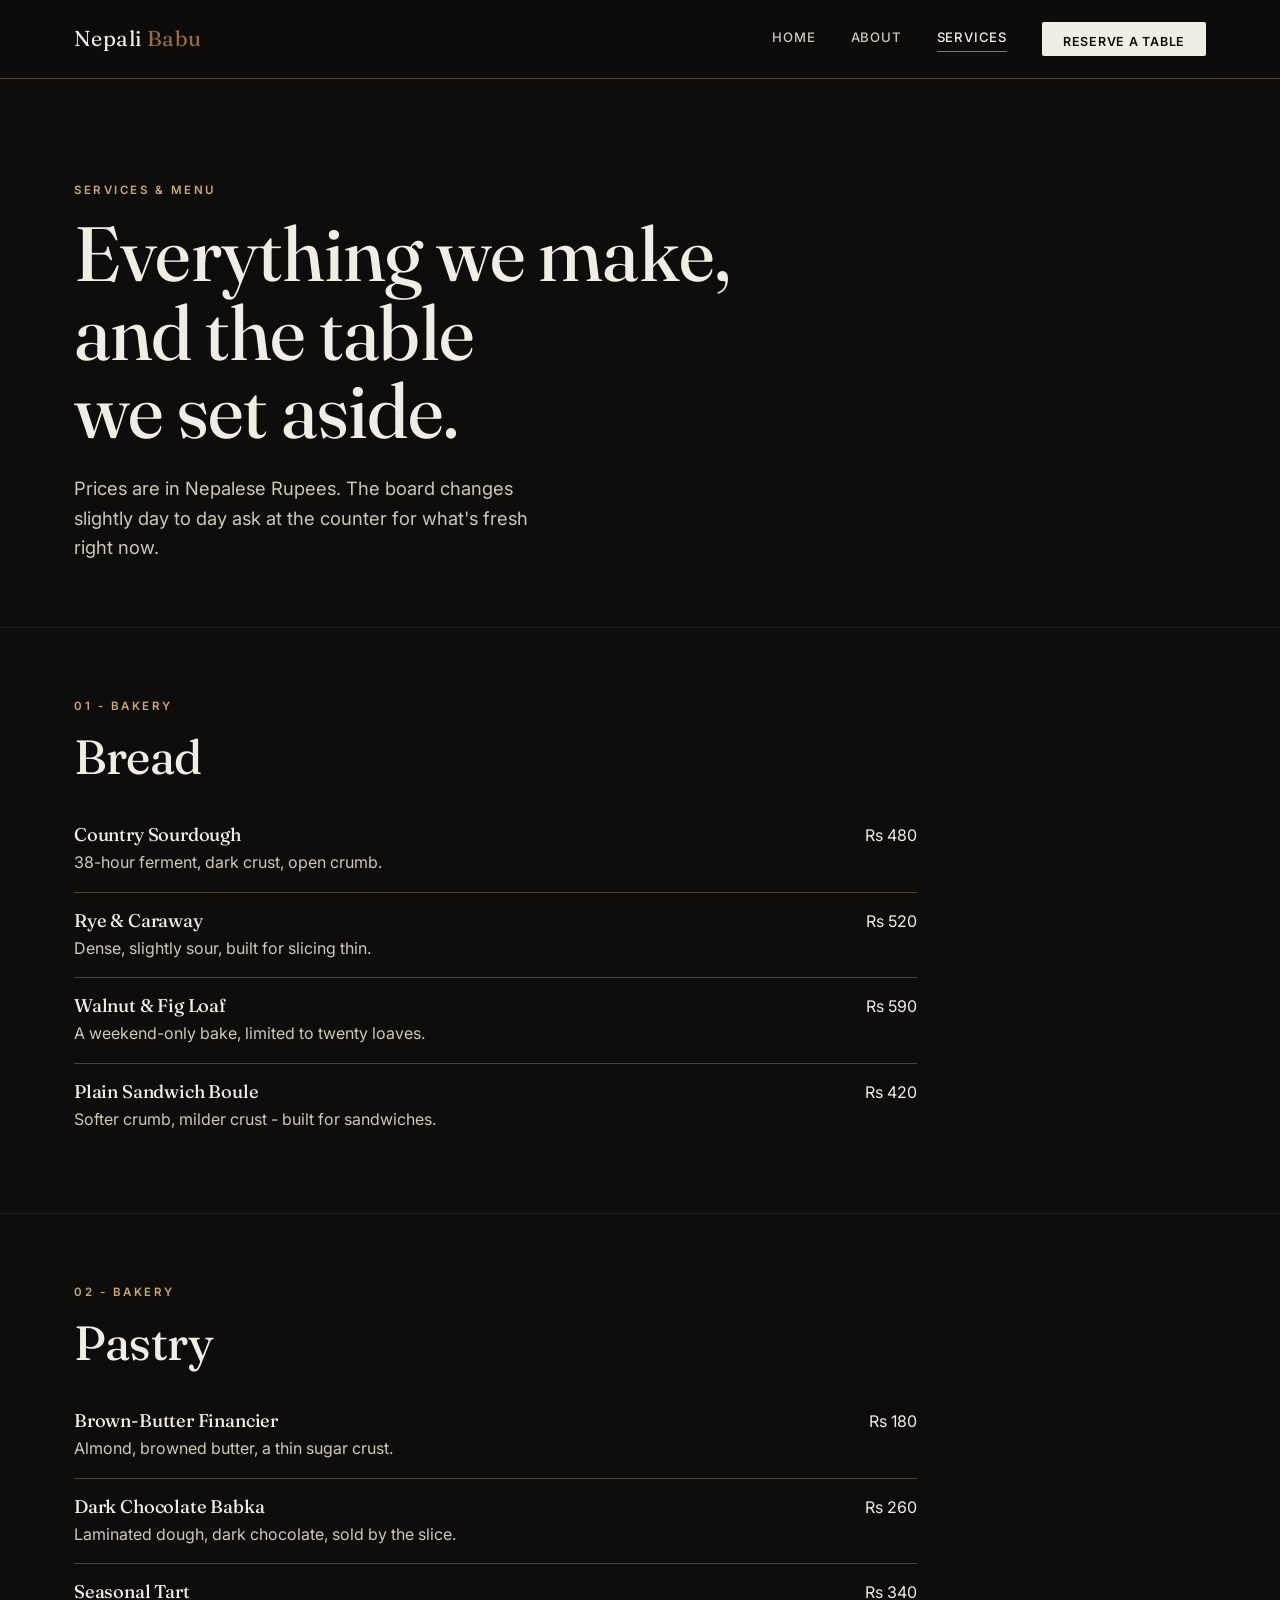
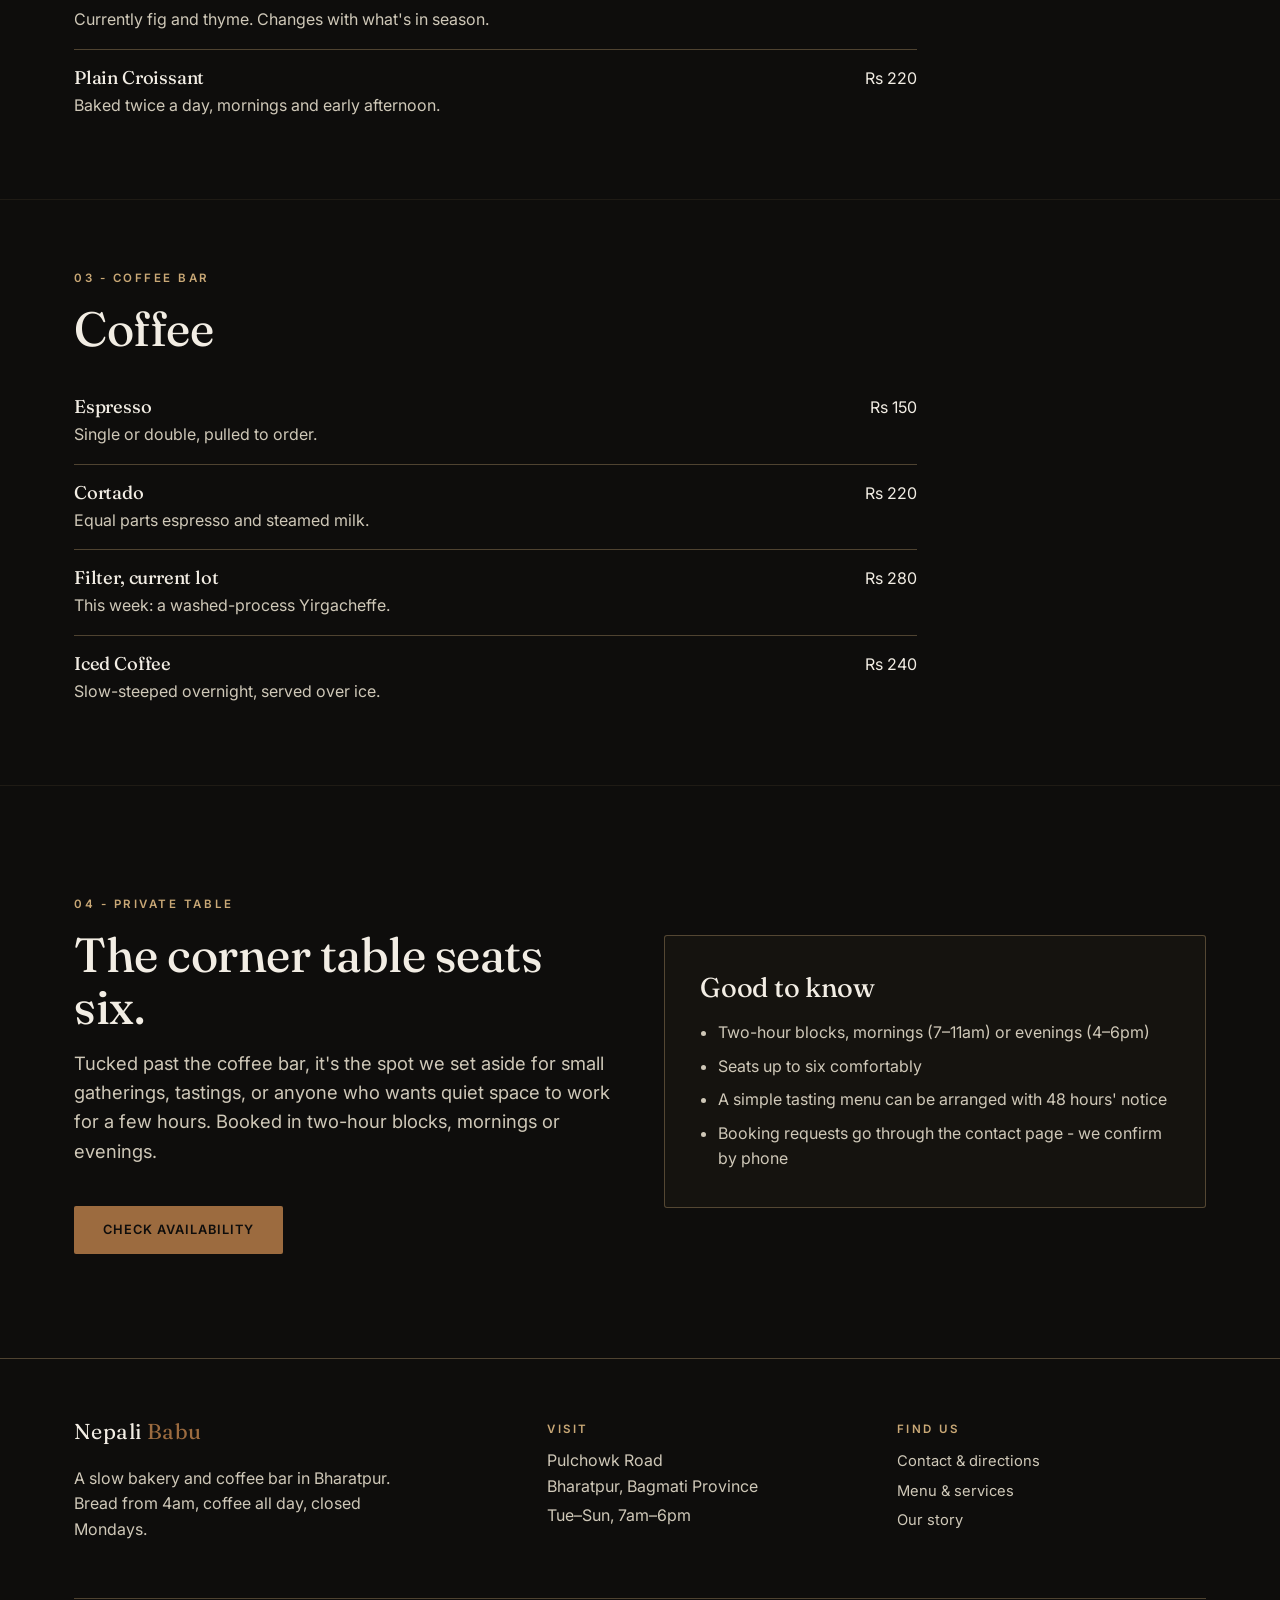
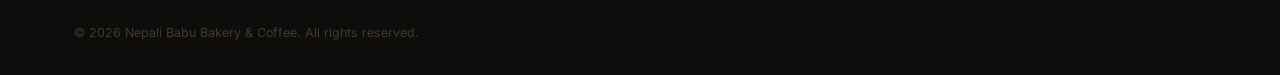
<file: services.html>
<!DOCTYPE html>
<html lang="en">
<head>
  <meta charset="UTF-8">
  <meta name="viewport" content="width=device-width, initial-scale=1.0">
  <title>Services &amp; Menu - Nepali Babu</title>
  <meta name="description" content="Bread, pastry, coffee, and private table booking at Nepali Babu, Bharatpur.">

  <link href="https://cdn.jsdelivr.net/npm/bootstrap@5.3.3/dist/css/bootstrap.min.css" rel="stylesheet">
  <link href="css/style.css" rel="stylesheet">
  <link rel="icon" href="data:image/svg+xml,<svg xmlns=%22http://www.w3.org/2000/svg%22 viewBox=%220 0 100 100%22><text y=%22.9em%22 font-size=%2290%22>🥖</text></svg>">
</head>
<body>

  <!-- NAV -->
  <nav class="mn-nav">
    <div class="wrap">
      <a href="index.html" class="mn-brand">Nepali <span>Babu</span></a>
      <button class="navbar-toggler-custom" aria-label="Toggle navigation" aria-expanded="false">Menu</button>
      <div class="mn-links">
        <a href="index.html">Home</a>
        <a href="about.html">About</a>
        <a href="services.html">Services</a>
        <a href="contact.html" class="mn-cta">Reserve a Table</a>
      </div>
    </div>
  </nav>

  <!-- PAGE HEADER -->
  <header style="padding-top: 11rem; padding-bottom: 3rem;">
    <div class="wrap">
      <span class="eyebrow">Services &amp; Menu</span>
      <h1>Everything we make,<br>and the table<br>we set aside.</h1>
      <p class="lede mt-4">Prices are in Nepalese Rupees. The board changes slightly day to day ask at the counter for what's fresh right now.</p>
    </div>
  </header>

  <hr class="hairline">

  <!-- BREAD -->
  <section class="tight">
    <div class="wrap">
      <div class="row mb-4">
        <div class="col-lg-7">
          <span class="eyebrow">01 - Bakery</span>
          <h2>Bread</h2>
        </div>
      </div>
      <div class="row">
        <div class="col-lg-9">
          <div class="d-flex justify-content-between align-items-baseline py-3" style="border-bottom: 1px solid var(--rule);">
            <div><h3 class="mb-1" style="font-size:1.15rem;">Country Sourdough</h3><p class="mb-0">38-hour ferment, dark crust, open crumb.</p></div>
            <div class="ps-4 text-end" style="white-space:nowrap;">Rs 480</div>
          </div>
          <div class="d-flex justify-content-between align-items-baseline py-3" style="border-bottom: 1px solid var(--rule);">
            <div><h3 class="mb-1" style="font-size:1.15rem;">Rye &amp; Caraway</h3><p class="mb-0">Dense, slightly sour, built for slicing thin.</p></div>
            <div class="ps-4 text-end" style="white-space:nowrap;">Rs 520</div>
          </div>
          <div class="d-flex justify-content-between align-items-baseline py-3" style="border-bottom: 1px solid var(--rule);">
            <div><h3 class="mb-1" style="font-size:1.15rem;">Walnut &amp; Fig Loaf</h3><p class="mb-0">A weekend-only bake, limited to twenty loaves.</p></div>
            <div class="ps-4 text-end" style="white-space:nowrap;">Rs 590</div>
          </div>
          <div class="d-flex justify-content-between align-items-baseline py-3">
            <div><h3 class="mb-1" style="font-size:1.15rem;">Plain Sandwich Boule</h3><p class="mb-0">Softer crumb, milder crust - built for sandwiches.</p></div>
            <div class="ps-4 text-end" style="white-space:nowrap;">Rs 420</div>
          </div>
        </div>
      </div>
    </div>
  </section>

  <hr class="hairline">

  <!-- PASTRY -->
  <section class="tight">
    <div class="wrap">
      <div class="row mb-4">
        <div class="col-lg-7">
          <span class="eyebrow">02 - Bakery</span>
          <h2>Pastry</h2>
        </div>
      </div>
      <div class="row">
        <div class="col-lg-9">
          <div class="d-flex justify-content-between align-items-baseline py-3" style="border-bottom: 1px solid var(--rule);">
            <div><h3 class="mb-1" style="font-size:1.15rem;">Brown-Butter Financier</h3><p class="mb-0">Almond, browned butter, a thin sugar crust.</p></div>
            <div class="ps-4 text-end" style="white-space:nowrap;">Rs 180</div>
          </div>
          <div class="d-flex justify-content-between align-items-baseline py-3" style="border-bottom: 1px solid var(--rule);">
            <div><h3 class="mb-1" style="font-size:1.15rem;">Dark Chocolate Babka</h3><p class="mb-0">Laminated dough, dark chocolate, sold by the slice.</p></div>
            <div class="ps-4 text-end" style="white-space:nowrap;">Rs 260</div>
          </div>
          <div class="d-flex justify-content-between align-items-baseline py-3" style="border-bottom: 1px solid var(--rule);">
            <div><h3 class="mb-1" style="font-size:1.15rem;">Seasonal Tart</h3><p class="mb-0">Currently fig and thyme. Changes with what's in season.</p></div>
            <div class="ps-4 text-end" style="white-space:nowrap;">Rs 340</div>
          </div>
          <div class="d-flex justify-content-between align-items-baseline py-3">
            <div><h3 class="mb-1" style="font-size:1.15rem;">Plain Croissant</h3><p class="mb-0">Baked twice a day, mornings and early afternoon.</p></div>
            <div class="ps-4 text-end" style="white-space:nowrap;">Rs 220</div>
          </div>
        </div>
      </div>
    </div>
  </section>

  <hr class="hairline">

  <!-- COFFEE -->
  <section class="tight">
    <div class="wrap">
      <div class="row mb-4">
        <div class="col-lg-7">
          <span class="eyebrow">03 - Coffee Bar</span>
          <h2>Coffee</h2>
        </div>
      </div>
      <div class="row">
        <div class="col-lg-9">
          <div class="d-flex justify-content-between align-items-baseline py-3" style="border-bottom: 1px solid var(--rule);">
            <div><h3 class="mb-1" style="font-size:1.15rem;">Espresso</h3><p class="mb-0">Single or double, pulled to order.</p></div>
            <div class="ps-4 text-end" style="white-space:nowrap;">Rs 150</div>
          </div>
          <div class="d-flex justify-content-between align-items-baseline py-3" style="border-bottom: 1px solid var(--rule);">
            <div><h3 class="mb-1" style="font-size:1.15rem;">Cortado</h3><p class="mb-0">Equal parts espresso and steamed milk.</p></div>
            <div class="ps-4 text-end" style="white-space:nowrap;">Rs 220</div>
          </div>
          <div class="d-flex justify-content-between align-items-baseline py-3" style="border-bottom: 1px solid var(--rule);">
            <div><h3 class="mb-1" style="font-size:1.15rem;">Filter, current lot</h3><p class="mb-0">This week: a washed-process Yirgacheffe.</p></div>
            <div class="ps-4 text-end" style="white-space:nowrap;">Rs 280</div>
          </div>
          <div class="d-flex justify-content-between align-items-baseline py-3">
            <div><h3 class="mb-1" style="font-size:1.15rem;">Iced Coffee</h3><p class="mb-0">Slow-steeped overnight, served over ice.</p></div>
            <div class="ps-4 text-end" style="white-space:nowrap;">Rs 240</div>
          </div>
        </div>
      </div>
    </div>
  </section>

  <hr class="hairline">

  <!-- PRIVATE TABLE -->
  <section>
    <div class="wrap">
      <div class="row align-items-center g-5">
        <div class="col-lg-6">
          <span class="eyebrow">04 - Private Table</span>
          <h2>The corner table seats six.</h2>
          <p class="lede mt-3" style="max-width: 46ch;">Tucked past the coffee bar, it's the spot we set aside for small gatherings, tastings, or anyone who wants quiet space to work for a few hours. Booked in two-hour blocks, mornings or evenings.</p>
          <a href="contact.html" class="btn-solid mt-4 d-inline-block">Check availability</a>
        </div>
        <div class="col-lg-6">
          <div class="mn-card">
            <h3 class="mb-3">Good to know</h3>
            <ul class="mb-0" style="color: var(--flour-dim); padding-left: 1.1rem;">
              <li class="mb-2">Two-hour blocks, mornings (7–11am) or evenings (4–6pm)</li>
              <li class="mb-2">Seats up to six comfortably</li>
              <li class="mb-2">A simple tasting menu can be arranged with 48 hours' notice</li>
              <li>Booking requests go through the contact page - we confirm by phone</li>
            </ul>
          </div>
        </div>
      </div>
    </div>
  </section>

  <!-- FOOTER -->
  <footer class="mn-footer">
    <div class="wrap">
      <div class="mn-footer-grid">
        <div>
          <div class="mn-brand mb-3">Nepali <span>Babu</span></div>
          <p style="max-width: 32ch;">A slow bakery and coffee bar in Bharatpur. Bread from 4am, coffee all day, closed Mondays.</p>
        </div>
        <div>
          <span class="eyebrow">Visit</span>
          <p class="mb-1">Pulchowk Road<br>Bharatpur, Bagmati Province</p>
          <p>Tue–Sun, 7am–6pm</p>
        </div>
        <div>
          <span class="eyebrow">Find us</span>
          <p class="mb-1"><a href="contact.html">Contact &amp; directions</a></p>
          <p class="mb-1"><a href="services.html">Menu &amp; services</a></p>
          <p><a href="about.html">Our story</a></p>
        </div>
      </div>
      <div class="fine">© <span id="year"></span> Nepali Babu Bakery &amp; Coffee. All rights reserved.</div>
    </div>
  </footer>

  <script src="https://cdn.jsdelivr.net/npm/bootstrap@5.3.3/dist/js/bootstrap.bundle.min.js"></script>
  <script src="js/main.js"></script>
</body>
</html>
</file>
<file: css/style.css>
/* ============================================================
   MAISON NOIR — core stylesheet
   A dark, slow-bakery aesthetic. Espresso black, flour white,
   toasted-crust amber. The vertical rule down the page stands
   in for the chalkboard rail above a bakery counter.
   ============================================================ */

@import url('https://fonts.googleapis.com/css2?family=Fraunces:ital,opsz,wght@0,9..144,300;0,9..144,450;0,9..144,600;1,9..144,450&family=Inter:wght@400;500;600&display=swap');

:root {
  --ink: #0e0d0c;
  --ink-soft: #15130f;
  --cocoa: #3e3a33;
  --flour: #f2ede4;
  --flour-dim: #cfc8b8;
  --crust: #9c6b3f;
  --gold: #c9a876;

  --display: 'Fraunces', Georgia, serif;
  --body: 'Inter', -apple-system, sans-serif;

  --rule: rgba(201, 168, 118, 0.35);
  --container: 1180px;
}

* { box-sizing: border-box; }

html { scroll-behavior: smooth; }

body {
  background-color: var(--ink);
  color: var(--flour);
  font-family: var(--body);
  font-weight: 400;
  line-height: 1.6;
  -webkit-font-smoothing: antialiased;
}

a { color: inherit; text-decoration: none; }

/* ---------- Type scale ---------- */

h1, h2, h3, .display {
  font-family: var(--display);
  font-weight: 450;
  letter-spacing: -0.01em;
  margin: 0;
  color: var(--flour);
}

.eyebrow {
  font-family: var(--body);
  font-size: 0.72rem;
  font-weight: 600;
  letter-spacing: 0.22em;
  text-transform: uppercase;
  color: var(--gold);
  display: inline-block;
  margin-bottom: 1rem;
}

h1 { font-size: clamp(2.6rem, 6vw, 5rem); line-height: 1.02; }
h2 { font-size: clamp(2rem, 4vw, 3rem); line-height: 1.08; }
h3 { font-size: clamp(1.3rem, 2.2vw, 1.7rem); line-height: 1.2; }

p { color: var(--flour-dim); }

.lede {
  font-size: 1.15rem;
  color: var(--flour-dim);
  max-width: 38ch;
}

/* ---------- Layout shell ---------- */

.wrap {
  max-width: var(--container);
  margin: 0 auto;
  padding-left: 1.5rem;
  padding-right: 1.5rem;
}

section { padding: 6.5rem 0; position: relative; }
section.tight { padding: 4rem 0; }

.hairline {
  border: none;
  border-top: 1px solid var(--rule);
  margin: 0;
}

/* ---------- Nav ---------- */

.mn-nav {
  position: fixed;
  top: 0; left: 0; right: 0;
  z-index: 1000;
  background: rgba(14, 13, 12, 0.86);
  backdrop-filter: blur(10px);
  border-bottom: 1px solid var(--rule);
}

.mn-nav .wrap {
  display: flex;
  align-items: center;
  justify-content: space-between;
  height: 78px;
}

.mn-brand {
  font-family: var(--display);
  font-size: 1.35rem;
  letter-spacing: 0.02em;
  color: var(--flour);
}

.mn-brand span { color: var(--crust); }

.mn-links { display: flex; gap: 2.2rem; align-items: center; }

.mn-links a {
  font-size: 0.82rem;
  letter-spacing: 0.06em;
  text-transform: uppercase;
  color: var(--flour-dim);
  font-weight: 500;
  position: relative;
  padding-bottom: 4px;
  transition: color 0.25s ease;
}

.mn-links a:hover, .mn-links a.active { color: var(--flour); }

.mn-links a.active::after {
  content: '';
  position: absolute;
  left: 0; right: 0; bottom: 0;
  height: 1px;
  background: var(--crust);
}

.mn-cta {
  background: var(--flour);
  color: var(--ink) !important;
  padding: 0.6rem 1.3rem;
  border-radius: 2px;
  font-size: 0.78rem !important;
  letter-spacing: 0.08em;
  font-weight: 600 !important;
  transition: background 0.25s ease, transform 0.2s ease;
}

.mn-cta:hover { background: var(--gold); transform: translateY(-1px); }

.navbar-toggler-custom {
  display: none;
  background: none;
  border: 1px solid var(--rule);
  color: var(--flour);
  padding: 0.4rem 0.7rem;
  border-radius: 2px;
}

@media (max-width: 860px) {
  .mn-links {
    position: fixed;
    top: 78px; left: 0; right: 0;
    flex-direction: column;
    align-items: flex-start;
    background: var(--ink-soft);
    border-bottom: 1px solid var(--rule);
    padding: 1.5rem;
    gap: 1.2rem;
    transform: translateY(-110%);
    transition: transform 0.3s ease;
  }
  .mn-links.open { transform: translateY(0); }
  .navbar-toggler-custom { display: inline-flex; }
}

/* ---------- The rail (signature element) ---------- */
/* A vertical hairline running through the page, with small
   pinned "tickets" of info — the chalkboard rail over a
   bakery counter, translated into layout structure.        */

.rail-section {
  display: grid;
  grid-template-columns: 1px 1fr;
  gap: 0;
}

.rail-line {
  position: relative;
  background: var(--rule);
  width: 1px;
}

.rail-ticket {
  position: relative;
  padding-left: 2.4rem;
}

.rail-ticket::before {
  content: '';
  position: absolute;
  left: -5px;
  top: 0.4rem;
  width: 9px; height: 9px;
  border-radius: 50%;
  background: var(--crust);
}

@media (max-width: 760px) {
  .rail-section { grid-template-columns: 1fr; }
  .rail-line { display: none; }
  .rail-ticket { padding-left: 0; }
  .rail-ticket::before { display: none; }
}

/* ---------- Buttons ---------- */

.btn-noir {
  display: inline-block;
  background: transparent;
  border: 1px solid var(--rule);
  color: var(--flour);
  padding: 0.85rem 1.8rem;
  font-size: 0.8rem;
  letter-spacing: 0.08em;
  text-transform: uppercase;
  font-weight: 500;
  border-radius: 2px;
  transition: border-color 0.25s ease, background 0.25s ease;
}

.btn-noir:hover { border-color: var(--gold); background: rgba(201,168,118,0.06); }

.btn-solid {
  display: inline-block;
  background: var(--crust);
  color: var(--ink);
  padding: 0.85rem 1.8rem;
  font-size: 0.8rem;
  letter-spacing: 0.08em;
  text-transform: uppercase;
  font-weight: 600;
  border-radius: 2px;
  transition: background 0.25s ease, transform 0.2s ease;
  border: none;
}

.btn-solid:hover { background: var(--gold); transform: translateY(-1px); }

/* ---------- Cards ---------- */

.mn-card {
  background: var(--ink-soft);
  border: 1px solid var(--rule);
  border-radius: 3px;
  padding: 2.2rem;
  height: 100%;
}

.mn-card .num {
  font-family: var(--display);
  font-size: 0.85rem;
  color: var(--crust);
  letter-spacing: 0.05em;
  margin-bottom: 1rem;
  display: block;
}

/* ---------- Texture blocks (CSS-only, stand in for photography) ---------- */

.crumb-block {
  aspect-ratio: 4/5;
  border-radius: 3px;
  position: relative;
  overflow: hidden;
  background: linear-gradient(160deg, #2b231a 0%, #4a3520 45%, #1c1611 100%);
}

.crumb-block::before {
  content: '';
  position: absolute;
  inset: 0;
  background-image:
    radial-gradient(circle at 20% 30%, rgba(242,237,228,0.05) 0, transparent 4%),
    radial-gradient(circle at 70% 60%, rgba(242,237,228,0.04) 0, transparent 5%),
    radial-gradient(circle at 45% 80%, rgba(242,237,228,0.05) 0, transparent 3%),
    radial-gradient(circle at 85% 15%, rgba(242,237,228,0.04) 0, transparent 4%),
    radial-gradient(circle at 10% 75%, rgba(242,237,228,0.05) 0, transparent 3%);
}

.crumb-block.wide { aspect-ratio: 16/10; }

/* ---------- Photography ---------- */
/* Real photos, sized and treated the same way the CSS crumb-blocks
   were: rounded corners, consistent aspect ratio, a slight warm
   overlay so every photo reads as part of the same dark palette. */

.mn-photo {
  position: relative;
  aspect-ratio: 4/5;
  border-radius: 3px;
  overflow: hidden;
  background: var(--ink-soft);
}

.mn-photo.wide { aspect-ratio: 16/10; }
.mn-photo.panorama { aspect-ratio: 21/8; }

.mn-photo img {
  width: 100%;
  height: 100%;
  object-fit: cover;
  display: block;
  filter: saturate(0.92) brightness(0.94);
}

.mn-photo::after {
  content: '';
  position: absolute;
  inset: 0;
  background: linear-gradient(180deg, rgba(14,13,12,0) 55%, rgba(14,13,12,0.45) 100%);
  pointer-events: none;
}

/* ---------- Footer ---------- */

.mn-footer {
  border-top: 1px solid var(--rule);
  padding: 3.5rem 0 2rem;
}

.mn-footer .eyebrow { margin-bottom: 0.6rem; }

.mn-footer-grid {
  display: grid;
  grid-template-columns: 1.4fr 1fr 1fr;
  gap: 2.5rem;
}

@media (max-width: 760px) {
  .mn-footer-grid { grid-template-columns: 1fr; gap: 2rem; }
}

.mn-footer a { color: var(--flour-dim); font-size: 0.92rem; }
.mn-footer a:hover { color: var(--gold); }

.fine {
  font-size: 0.78rem;
  color: var(--cocoa);
  margin-top: 2.5rem;
  padding-top: 1.5rem;
  border-top: 1px solid var(--rule);
}

/* ---------- Reveal-on-scroll ---------- */

.reveal {
  opacity: 0;
  transform: translateY(16px);
  transition: opacity 0.7s ease, transform 0.7s ease;
}

.reveal.in { opacity: 1; transform: translateY(0); }

@media (prefers-reduced-motion: reduce) {
  .reveal { opacity: 1; transform: none; transition: none; }
  html { scroll-behavior: auto; }
}

/* ---------- Focus visibility ---------- */

a:focus-visible, button:focus-visible, input:focus-visible, textarea:focus-visible {
  outline: 2px solid var(--gold);
  outline-offset: 3px;
}

/* ---------- Forms ---------- */

.mn-field label {
  font-size: 0.78rem;
  letter-spacing: 0.05em;
  text-transform: uppercase;
  color: var(--flour-dim);
  margin-bottom: 0.5rem;
  display: block;
}

.mn-field input, .mn-field textarea, .mn-field select {
  width: 100%;
  background: var(--ink-soft);
  border: 1px solid var(--rule);
  color: var(--flour);
  padding: 0.8rem 1rem;
  border-radius: 2px;
  font-family: var(--body);
  font-size: 0.95rem;
}

.mn-field input::placeholder, .mn-field textarea::placeholder { color: var(--cocoa); }

.mn-field input:focus, .mn-field textarea:focus, .mn-field select:focus {
  outline: none;
  border-color: var(--gold);
}

.form-status {
  font-size: 0.85rem;
  margin-top: 1rem;
  display: none;
}

.form-status.show { display: block; }

.form-status.ok { color: #a9c79a; }
.form-status.err { color: #c98a6b; }

/* ---------- Interactive Hover Effects ---------- */

/* Cards */
.mn-card {
  background: var(--ink-soft);
  border: 1px solid var(--rule);
  border-radius: 3px;
  padding: 2.2rem;
  height: 100%;
  transition: transform 0.3s ease, box-shadow 0.3s ease;
}

.mn-card:hover {
  transform: scale(1.04);
  box-shadow: 0 10px 25px rgba(0,0,0,0.15);
}

/* Menu Items */
.col-lg-9 > .d-flex {
  transition: transform 0.3s ease;
  cursor: pointer;
}

.col-lg-9 > .d-flex:hover {
  transform: translateX(12px);
}

/* Buttons */
.btn-solid,
.btn-noir,
.mn-cta,
.navbar-toggler-custom {
  transition:
    transform 0.3s ease,
    box-shadow 0.3s ease,
    background 0.3s ease,
    border-color 0.3s ease,
    color 0.3s ease;
}

.btn-solid:hover,
.btn-noir:hover,
.mn-cta:hover,
.navbar-toggler-custom:hover {
  transform: scale(1.05);
  box-shadow: 0 10px 25px rgba(255, 102, 0, 0.25);
}

/* Navigation Links */
.mn-links a {
  transition:
    color 0.25s ease,
    transform 0.25s ease;
}

.mn-links a:hover {
  transform: scale(1.05);
}

/* Footer Links */
.mn-footer a {
  color: var(--flour-dim);
  font-size: 0.92rem;
  transition:
    color 0.25s ease,
    transform 0.25s ease;
}

.mn-footer a:hover {
  color: var(--gold);
  transform: scale(1.03);
}

/* Photos */
.mn-photo {
  position: relative;
  aspect-ratio: 4/5;
  border-radius: 3px;
  overflow: hidden;
  background: var(--ink-soft);
  transition: transform 0.4s ease;
}

.mn-photo:hover {
  transform: scale(1.03);
}

.mn-photo img {
  width: 100%;
  height: 100%;
  object-fit: cover;
  display: block;
  filter: saturate(0.92) brightness(0.94);
  transition: transform 0.5s ease;
}

.mn-photo:hover img {
  transform: scale(1.08);
}
</file>
